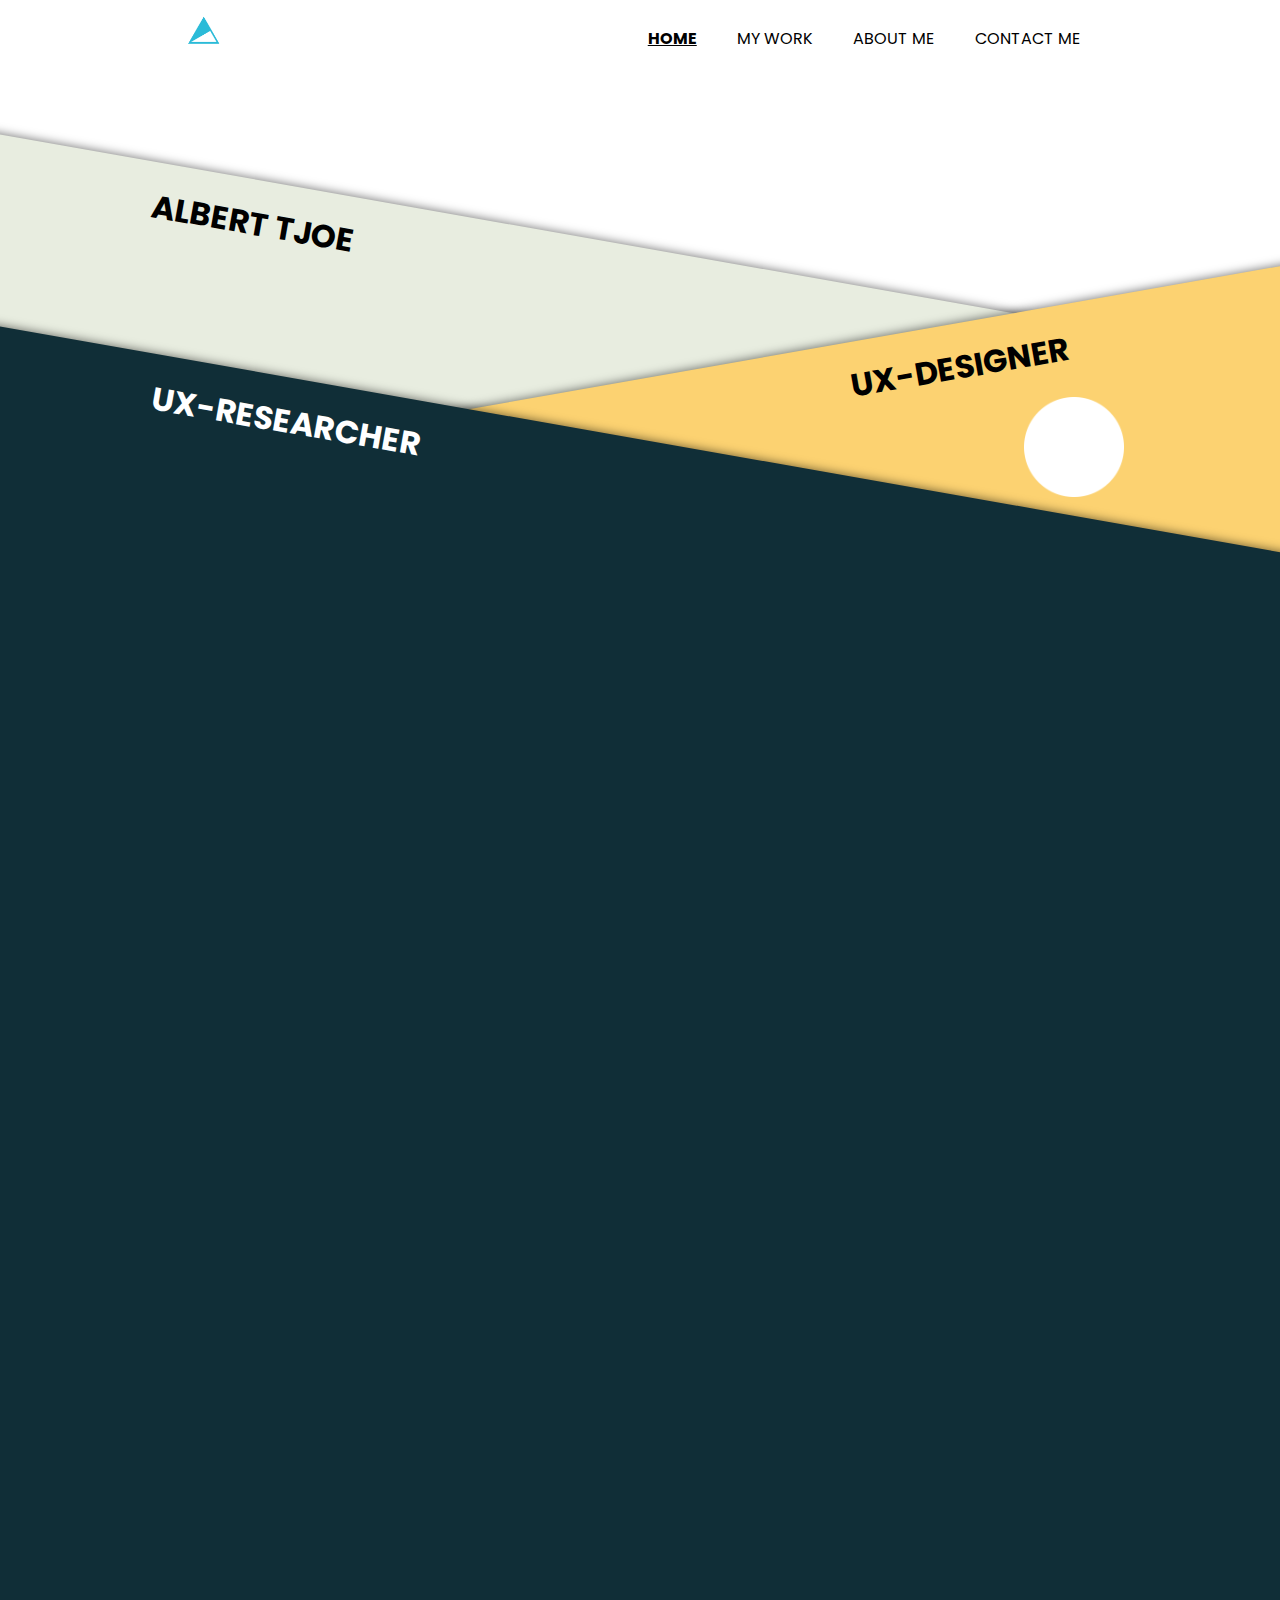
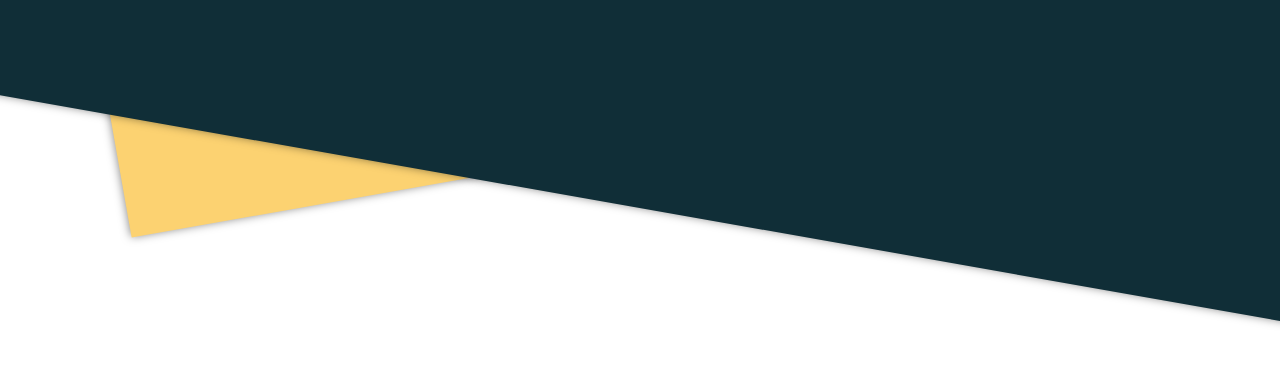
<file: index.html>
<!DOCTYPE html>
<html lang="en" dir="ltr">
  <head>
    <meta charset="utf-8">
    <title>Albert Tjoe</title>
    <link rel="preconnect" href="https://fonts.googleapis.com">
<link rel="preconnect" href="https://fonts.gstatic.com" crossorigin>
<link href="https://fonts.googleapis.com/css2?family=Poppins:wght@400;700&display=swap" rel="stylesheet">
    <link rel="stylesheet" href="css/stylehome.css">
    <link rel="icon" href="favicon.ico">
    <meta name="viewport" content="width=device-width, initial-scale=1, shrink-to-fit=no">
  </head>
  <body>
    <div class="navbar">
      <a href="index.html"><img src="image/logo.png" alt="logo" class="logo"></a>

      <nav>
        <svg class="closenav" width="39" height="39" viewBox="0 0 39 39" fill="none" xmlns="http://www.w3.org/2000/svg">
<path d="M32.5 6.5L6.5 32.5M32.5 32.5L6.5 6.5L32.5 32.5Z" stroke="black" stroke-width="2" stroke-linecap="round"/>
</svg>

        <ul>
          <li><a href="index.html" class="home">HOME</a></li>
          <li><a href="mywork.html" class="work">MY WORK</a></li>
          <li><a href="aboutme.html" class="about">ABOUT ME</a></li>
          <li><a href="contactme.html" class="contact">CONTACT ME</a></li>
        </ul>
      </nav>

      <svg class="hamburger" width="40" height="40" viewBox="0 0 40 40" fill="none" xmlns="http://www.w3.org/2000/svg">
<path d="M4.58834 30H35.4217C35.7382 30.0005 36.0428 30.1211 36.2739 30.3375C36.505 30.5538 36.6454 30.8498 36.6668 31.1656C36.6881 31.4815 36.5889 31.7936 36.389 32.0391C36.1892 32.2846 35.9036 32.4452 35.59 32.4883L35.4217 32.5H4.58834C4.26938 32.5032 3.96124 32.3844 3.72703 32.1679C3.49282 31.9513 3.35025 31.6534 3.32853 31.3352C3.3068 31.017 3.40756 30.7025 3.61016 30.4561C3.81277 30.2097 4.10189 30.0501 4.41834 30.01L4.58834 30H35.4217H4.58834ZM4.58834 19.1717H35.4217C35.7382 19.1722 36.0428 19.2928 36.2739 19.5091C36.505 19.7255 36.6454 20.0214 36.6668 20.3373C36.6881 20.6531 36.5889 20.9653 36.389 21.2108C36.1892 21.4563 35.9036 21.6168 35.59 21.66L35.4217 21.6717H4.58834C4.26938 21.6749 3.96124 21.5561 3.72703 21.3395C3.49282 21.123 3.35025 20.8251 3.32853 20.5069C3.3068 20.1886 3.40756 19.8741 3.61016 19.6278C3.81277 19.3814 4.10189 19.2218 4.41834 19.1817L4.58834 19.1717H35.4217H4.58834ZM4.58667 8.33832H35.42C35.7367 8.33841 36.0416 8.45873 36.273 8.67494C36.5044 8.89115 36.6451 9.18715 36.6667 9.50312C36.6883 9.81909 36.5891 10.1315 36.3893 10.3771C36.1894 10.6228 35.9038 10.7835 35.59 10.8267L35.42 10.8383H4.58667C4.26996 10.8382 3.9651 10.7179 3.73368 10.5017C3.50227 10.2855 3.36155 9.98949 3.33996 9.67352C3.31837 9.35755 3.41753 9.04517 3.61739 8.79949C3.81725 8.55381 4.10292 8.39315 4.41667 8.34999L4.58667 8.33832H35.42H4.58667Z" fill="black"/>
</svg>

    </div>

    <div class="AlbertTjoe">
      <h1><a href="aboutme.html">ALBERT TJOE</a></h1>
    </div>

    <div class="uxdesign">
      <h1><a href="mywork.html">UX-DESIGNER</a></h1>
    </div>

    <img src="image/circle.png" alt="circle" class="circle">

    <div class="frontend">
      <h1><a href="mywork.html" class="whitelink">UX-RESEARCHER</a></h1>
    </div>

    <script>
      const menu = document.querySelector('.hamburger')
      const close = document.querySelector('.closenav')
      const nav = document.querySelector('nav')

      menu.addEventListener('click', () => {
        nav.classList.add('open-nav')
      })

      close.addEventListener('click', () => {
        nav.classList.remove('open-nav')
      })
    </script>
  </body>
</html>
</file>
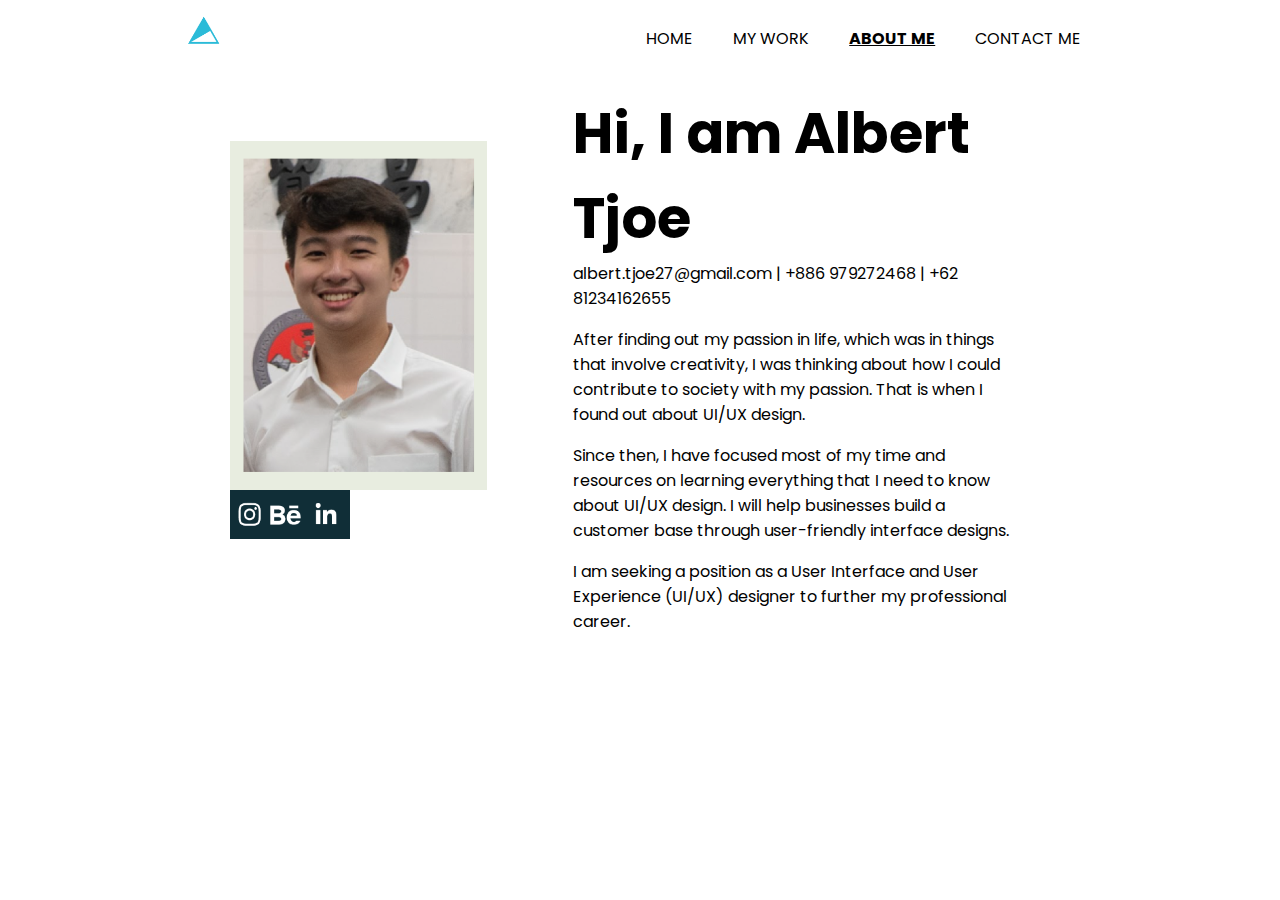
<file: aboutme.html>
<!DOCTYPE html>
<html lang="en" dir="ltr">
  <head>
    <meta charset="utf-8">
    <title>Albert Tjoe</title>
    <link rel="preconnect" href="https://fonts.googleapis.com">
<link rel="preconnect" href="https://fonts.gstatic.com" crossorigin>
<link href="https://fonts.googleapis.com/css2?family=Poppins:wght@400;700&display=swap" rel="stylesheet">
    <link rel="stylesheet" href="css/styleaboutme.css">
    <link rel="icon" href="favicon.ico">
    <meta name="viewport" content="width=device-width, initial-scale=1, shrink-to-fit=no">
  </head>
  <body>
    <div class="navbar">
      <a href="index.html"><img src="image/logo.png" alt="logo" class="logo"></a>

      <nav>
        <svg class="closenav" width="39" height="39" viewBox="0 0 39 39" fill="none" xmlns="http://www.w3.org/2000/svg">
<path d="M32.5 6.5L6.5 32.5M32.5 32.5L6.5 6.5L32.5 32.5Z" stroke="black" stroke-width="2" stroke-linecap="round"/>
</svg>

        <ul>
          <li><a href="index.html" class="home">HOME</a></li>
          <li><a href="mywork.html" class="work">MY WORK</a></li>
          <li><a href="aboutme.html" class="about">ABOUT ME</a></li>
          <li><a href="contactme.html" class="contact">CONTACT ME</a></li>
        </ul>
      </nav>

      <svg class="hamburger" width="40" height="40" viewBox="0 0 40 40" fill="none" xmlns="http://www.w3.org/2000/svg">
<path d="M4.58834 30H35.4217C35.7382 30.0005 36.0428 30.1211 36.2739 30.3375C36.505 30.5538 36.6454 30.8498 36.6668 31.1656C36.6881 31.4815 36.5889 31.7936 36.389 32.0391C36.1892 32.2846 35.9036 32.4452 35.59 32.4883L35.4217 32.5H4.58834C4.26938 32.5032 3.96124 32.3844 3.72703 32.1679C3.49282 31.9513 3.35025 31.6534 3.32853 31.3352C3.3068 31.017 3.40756 30.7025 3.61016 30.4561C3.81277 30.2097 4.10189 30.0501 4.41834 30.01L4.58834 30H35.4217H4.58834ZM4.58834 19.1717H35.4217C35.7382 19.1722 36.0428 19.2928 36.2739 19.5091C36.505 19.7255 36.6454 20.0214 36.6668 20.3373C36.6881 20.6531 36.5889 20.9653 36.389 21.2108C36.1892 21.4563 35.9036 21.6168 35.59 21.66L35.4217 21.6717H4.58834C4.26938 21.6749 3.96124 21.5561 3.72703 21.3395C3.49282 21.123 3.35025 20.8251 3.32853 20.5069C3.3068 20.1886 3.40756 19.8741 3.61016 19.6278C3.81277 19.3814 4.10189 19.2218 4.41834 19.1817L4.58834 19.1717H35.4217H4.58834ZM4.58667 8.33832H35.42C35.7367 8.33841 36.0416 8.45873 36.273 8.67494C36.5044 8.89115 36.6451 9.18715 36.6667 9.50312C36.6883 9.81909 36.5891 10.1315 36.3893 10.3771C36.1894 10.6228 35.9038 10.7835 35.59 10.8267L35.42 10.8383H4.58667C4.26996 10.8382 3.9651 10.7179 3.73368 10.5017C3.50227 10.2855 3.36155 9.98949 3.33996 9.67352C3.31837 9.35755 3.41753 9.04517 3.61739 8.79949C3.81725 8.55381 4.10292 8.39315 4.41667 8.34999L4.58667 8.33832H35.42H4.58667Z" fill="black"/>
</svg>

    </div>



<div class="aboutmeparent">

  <div class="container1">
    <div class="profilepic">
      <img src="image/profilepic.png" alt="profilepic">
      <div class="socialmedia">
        <a href="https://www.instagram.com/tjoealbert/"><img src="image/instagram.png" alt="" class="instagram"></a>
        <a href="#"><img src="image/behance.png" alt="" class="behance"></a>
        <a href="https://www.linkedin.com/in/albert-tjoe-a792b7233/"><img src="image/linkedin.png" alt="" class="linkedin"></a>
      </div>
    </div>
  </div>


  <div class="container2">
    <h1 class="greet">Hi, I am Albert Tjoe</h1>
    <p class="contact">albert.tjoe27@gmail.com | +886 979272468 | +62 81234162655</p>
    <p>After finding out my passion in life, which was in things that involve creativity, I was thinking about how I could contribute to society with my passion. That is when I found out about UI/UX design.</p>
    <p>Since then, I have focused most of my time and resources on learning everything that I need to know about UI/UX design. I will help businesses build a customer base through user-friendly interface designs.</p>
    <p>I am seeking a position as a User Interface and User Experience (UI/UX) designer to further my professional career.</p>
  </div>
</div>

<script>
  const menu = document.querySelector('.hamburger')
  const close = document.querySelector('.closenav')
  const nav = document.querySelector('nav')

  menu.addEventListener('click', () => {
    nav.classList.add('open-nav')
  })

  close.addEventListener('click', () => {
    nav.classList.remove('open-nav')
  })
</script>

  </body>
</html>
</file>
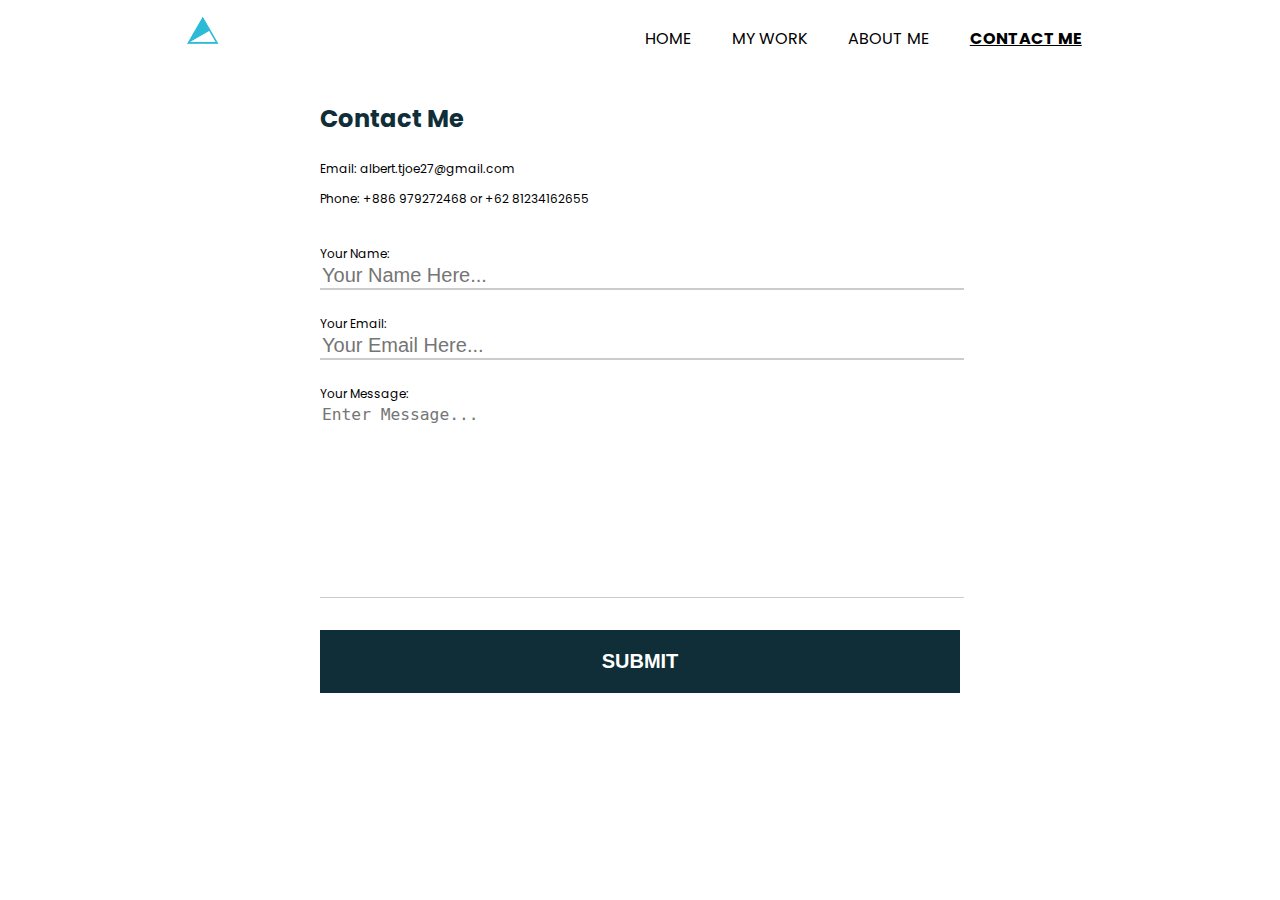
<file: contactme.html>
<!DOCTYPE html>
<html lang="en" dir="ltr">
  <head>
    <meta charset="utf-8">
    <title>Albert Tjoe</title>
    <link rel="preconnect" href="https://fonts.googleapis.com">
<link rel="preconnect" href="https://fonts.gstatic.com" crossorigin>
<link href="https://fonts.googleapis.com/css2?family=Poppins:wght@400;700&display=swap" rel="stylesheet">
    <link rel="stylesheet" href="css/stylecontactme.css">
    <link rel="icon" href="favicon.ico">
    <meta name="viewport" content="width=device-width, initial-scale=1, shrink-to-fit=no">
  </head>
  <body>
    <div class="navbar">
      <a href="index.html"><img src="image/logo.png" alt="logo" class="logo"></a>

      <nav>
        <svg class="closenav" width="39" height="39" viewBox="0 0 39 39" fill="none" xmlns="http://www.w3.org/2000/svg">
<path d="M32.5 6.5L6.5 32.5M32.5 32.5L6.5 6.5L32.5 32.5Z" stroke="black" stroke-width="2" stroke-linecap="round"/>
</svg>

        <ul>
          <li><a href="index.html" class="home">HOME</a></li>
          <li><a href="mywork.html" class="work">MY WORK</a></li>
          <li><a href="aboutme.html" class="about">ABOUT ME</a></li>
          <li><a href="contactme.html" class="contact">CONTACT ME</a></li>
        </ul>
      </nav>

      <svg class="hamburger" width="40" height="40" viewBox="0 0 40 40" fill="none" xmlns="http://www.w3.org/2000/svg">
<path d="M4.58834 30H35.4217C35.7382 30.0005 36.0428 30.1211 36.2739 30.3375C36.505 30.5538 36.6454 30.8498 36.6668 31.1656C36.6881 31.4815 36.5889 31.7936 36.389 32.0391C36.1892 32.2846 35.9036 32.4452 35.59 32.4883L35.4217 32.5H4.58834C4.26938 32.5032 3.96124 32.3844 3.72703 32.1679C3.49282 31.9513 3.35025 31.6534 3.32853 31.3352C3.3068 31.017 3.40756 30.7025 3.61016 30.4561C3.81277 30.2097 4.10189 30.0501 4.41834 30.01L4.58834 30H35.4217H4.58834ZM4.58834 19.1717H35.4217C35.7382 19.1722 36.0428 19.2928 36.2739 19.5091C36.505 19.7255 36.6454 20.0214 36.6668 20.3373C36.6881 20.6531 36.5889 20.9653 36.389 21.2108C36.1892 21.4563 35.9036 21.6168 35.59 21.66L35.4217 21.6717H4.58834C4.26938 21.6749 3.96124 21.5561 3.72703 21.3395C3.49282 21.123 3.35025 20.8251 3.32853 20.5069C3.3068 20.1886 3.40756 19.8741 3.61016 19.6278C3.81277 19.3814 4.10189 19.2218 4.41834 19.1817L4.58834 19.1717H35.4217H4.58834ZM4.58667 8.33832H35.42C35.7367 8.33841 36.0416 8.45873 36.273 8.67494C36.5044 8.89115 36.6451 9.18715 36.6667 9.50312C36.6883 9.81909 36.5891 10.1315 36.3893 10.3771C36.1894 10.6228 35.9038 10.7835 35.59 10.8267L35.42 10.8383H4.58667C4.26996 10.8382 3.9651 10.7179 3.73368 10.5017C3.50227 10.2855 3.36155 9.98949 3.33996 9.67352C3.31837 9.35755 3.41753 9.04517 3.61739 8.79949C3.81725 8.55381 4.10292 8.39315 4.41667 8.34999L4.58667 8.33832H35.42H4.58667Z" fill="black"/>
</svg>

    </div>
<div class="container">
    <h3>Contact Me</h3>
    <p>Email: albert.tjoe27@gmail.com</p>
    <p>Phone: +886 979272468 or +62 81234162655</p>
<br>
  <form class="" action="mailto:albert.tjoe27@gmail.com" method="post" enctype="text/plain">
    <div class="YourName">
      <label>Your Name:</label>
      <input type="text" name="YourName" value="" placeholder="Your Name Here...">
    </div>
    <br>
    <div class="YourEmail">
      <label for="">Your Email:</label>
      <input type="email" name="YourEmail" value="" placeholder="Your Email Here...">
    </div>
    <br>
    <div class="YourMessage">
      <label for="">Your Message:</label>
      <textarea name="YourMessage" rows="10" cols="30" placeholder="Enter Message..."></textarea>
    </div>
    <br>
    <div class="submit">
        <input type="submit" name="" value="SUBMIT" class="button">
    </div>
  </form>
</div>

<script>
  const menu = document.querySelector('.hamburger')
  const close = document.querySelector('.closenav')
  const nav = document.querySelector('nav')

  menu.addEventListener('click', () => {
    nav.classList.add('open-nav')
  })

  close.addEventListener('click', () => {
    nav.classList.remove('open-nav')
  })
</script>

  </body>
</html>
</file>
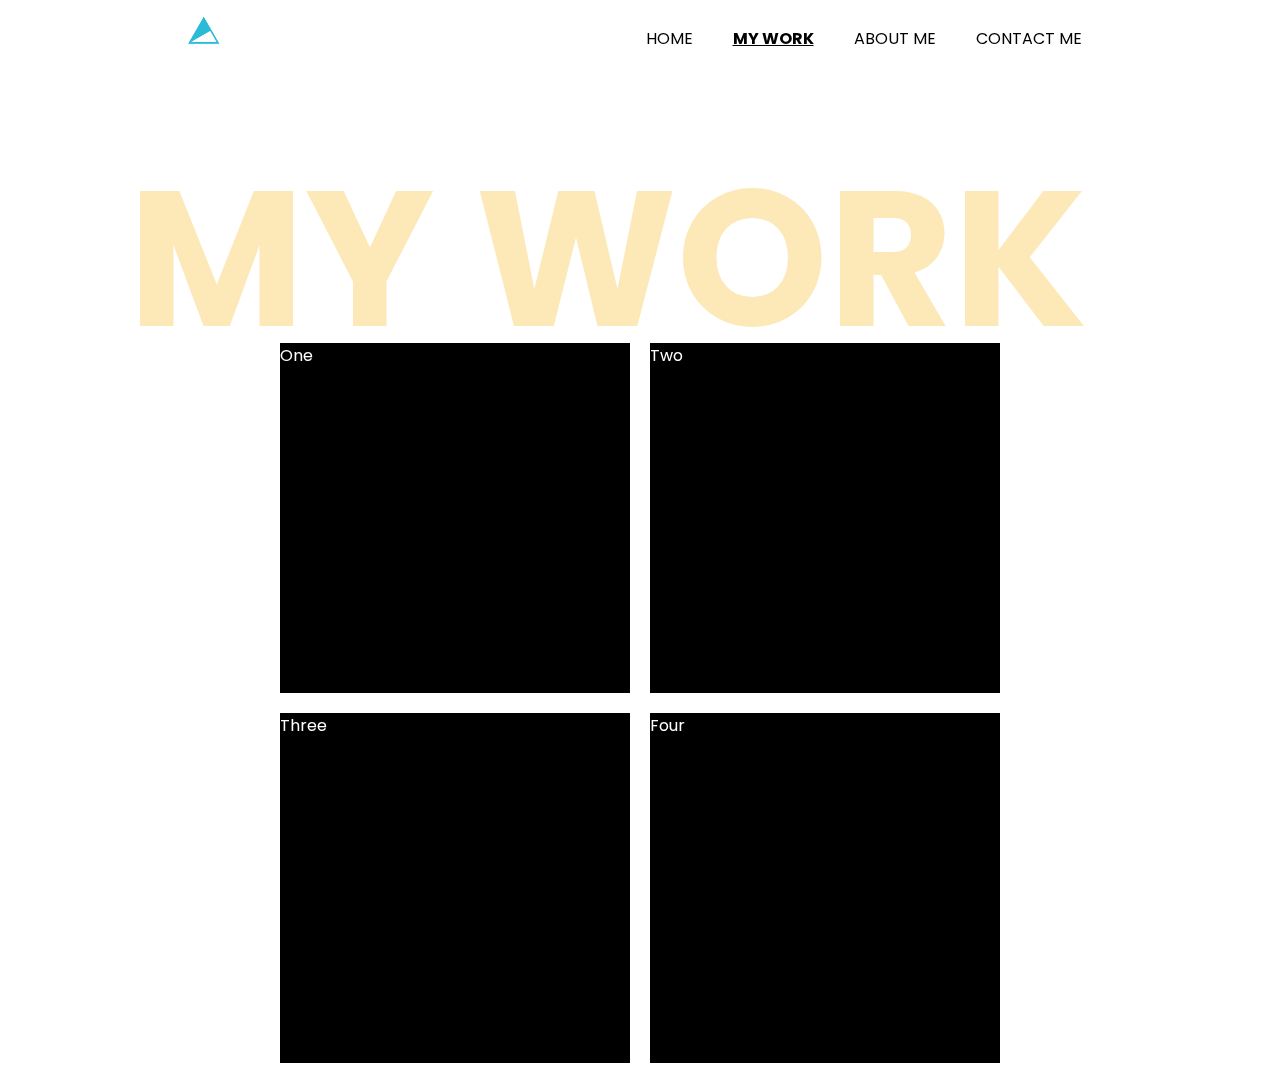
<file: mywork.html>
<!DOCTYPE html>
<html lang="en" dir="ltr">
  <head>
    <meta charset="utf-8">
    <title>Albert Tjoe</title>
    <link rel="preconnect" href="https://fonts.googleapis.com">
<link rel="preconnect" href="https://fonts.gstatic.com" crossorigin>
<link href="https://fonts.googleapis.com/css2?family=Poppins:wght@400;700&display=swap" rel="stylesheet">
    <link rel="stylesheet" href="css/stylemywork.css">
    <link rel="icon" href="favicon.ico">
    <meta name="viewport" content="width=device-width, initial-scale=1, shrink-to-fit=no">
  </head>
  <body>
    <div class="navbar">
      <a href="index.html"><img src="image/logo.png" alt="logo" class="logo"></a>

      <nav>
        <svg class="closenav" width="39" height="39" viewBox="0 0 39 39" fill="none" xmlns="http://www.w3.org/2000/svg">
<path d="M32.5 6.5L6.5 32.5M32.5 32.5L6.5 6.5L32.5 32.5Z" stroke="black" stroke-width="2" stroke-linecap="round"/>
</svg>

        <ul>
          <li><a href="index.html" class="home">HOME</a></li>
          <li><a href="mywork.html" class="work">MY WORK</a></li>
          <li><a href="aboutme.html" class="about">ABOUT ME</a></li>
          <li><a href="contactme.html" class="contact">CONTACT ME</a></li>
        </ul>
      </nav>

      <svg class="hamburger" width="40" height="40" viewBox="0 0 40 40" fill="none" xmlns="http://www.w3.org/2000/svg">
<path d="M4.58834 30H35.4217C35.7382 30.0005 36.0428 30.1211 36.2739 30.3375C36.505 30.5538 36.6454 30.8498 36.6668 31.1656C36.6881 31.4815 36.5889 31.7936 36.389 32.0391C36.1892 32.2846 35.9036 32.4452 35.59 32.4883L35.4217 32.5H4.58834C4.26938 32.5032 3.96124 32.3844 3.72703 32.1679C3.49282 31.9513 3.35025 31.6534 3.32853 31.3352C3.3068 31.017 3.40756 30.7025 3.61016 30.4561C3.81277 30.2097 4.10189 30.0501 4.41834 30.01L4.58834 30H35.4217H4.58834ZM4.58834 19.1717H35.4217C35.7382 19.1722 36.0428 19.2928 36.2739 19.5091C36.505 19.7255 36.6454 20.0214 36.6668 20.3373C36.6881 20.6531 36.5889 20.9653 36.389 21.2108C36.1892 21.4563 35.9036 21.6168 35.59 21.66L35.4217 21.6717H4.58834C4.26938 21.6749 3.96124 21.5561 3.72703 21.3395C3.49282 21.123 3.35025 20.8251 3.32853 20.5069C3.3068 20.1886 3.40756 19.8741 3.61016 19.6278C3.81277 19.3814 4.10189 19.2218 4.41834 19.1817L4.58834 19.1717H35.4217H4.58834ZM4.58667 8.33832H35.42C35.7367 8.33841 36.0416 8.45873 36.273 8.67494C36.5044 8.89115 36.6451 9.18715 36.6667 9.50312C36.6883 9.81909 36.5891 10.1315 36.3893 10.3771C36.1894 10.6228 35.9038 10.7835 35.59 10.8267L35.42 10.8383H4.58667C4.26996 10.8382 3.9651 10.7179 3.73368 10.5017C3.50227 10.2855 3.36155 9.98949 3.33996 9.67352C3.31837 9.35755 3.41753 9.04517 3.61739 8.79949C3.81725 8.55381 4.10292 8.39315 4.41667 8.34999L4.58667 8.33832H35.42H4.58667Z" fill="black"/>
</svg>

    </div>

    <div class="mywork">
      <p>MY WORK</p>
    </div>
<div class="container">
  <div class="thumbnail">One</div>
  <div class="thumbnail">Two</div>
  <div class="thumbnail">Three</div>
  <div class="thumbnail">Four</div>
</div>

<script>
  const menu = document.querySelector('.hamburger')
  const close = document.querySelector('.closenav')
  const nav = document.querySelector('nav')

  menu.addEventListener('click', () => {
    nav.classList.add('open-nav')
  })

  close.addEventListener('click', () => {
    nav.classList.remove('open-nav')
  })
</script>


  </body>
</html>
</file>
<file: css/stylehome.css>
body{
  margin:0;
  font-family: 'Poppins';
  overflow: hidden;
  overflow-x:hidden;
}

.home{
  font-weight: bold;
  text-decoration: underline;
}

.AlbertTjoe{
  background-color: #e8ede0;
  position:absolute;
  z-index: 1;
  width: 150%;
  padding-bottom: 100%;
  transform: rotate(10deg);
  margin-top: 15%;
  margin-left: -20%;
  padding-top: 20px;
  box-shadow: 0 -1px 10px rgba(0,0,0,0.5);
  animation: AlbertTjoeLoad 1.5s forwards;
}

.AlbertTjoe a{
  margin-left: 15%;
}

.uxdesign{
  background-color:#FCD271;
  position: absolute;
  z-index: 5;
  width: 150%;
  margin-top: 20%;
  transform: rotate(-10deg);
  padding-bottom: 100%;
  padding-top: 20px;
  box-shadow: 0 -1px 10px rgba(0,0,0,0.5);
  animation: uxdesignLoad 1s forwards;
}

.uxdesign a{
  padding-left: 50%;
}

.circle{
  z-index: 6;
  position: absolute;
  margin-left: 80%;
  margin-top: 25%;
  height: 100px;
  width: 100px;
}

.frontend{
  background-color: #102E37;
  position: absolute;
  z-index: 10;
  width: 150%;
  margin-top: 30%;
  margin-left: -20%;
  padding-bottom: 100%;
  padding-top: 20px;
  transform: rotate(10deg);
  box-shadow: 0 -1px 10px rgba(0,0,0,0.5);
  animation: frontendLoad .5s forwards;
}

.frontend a{
  padding-left: 15%;
  font-size: 100%;
}

a{
  text-decoration: none;
  color: #000000;
}

.whitelink{
  color: #FFFFFF;
}

ul{
  list-style: none;
  display: flex;
}

ul li{
  padding: 10px 20px;
}

.navbar{
  background-color: #ffffff;
  display: flex;
  justify-content: space-around;
  align-items: center;
}

.logo{
  height: 50px;
  width: 50px;
}

h1{
  margin:0;
}

.hamburger{
  display: none;
}

.closenav{
  display: none;
}

.open-nav{
  transform: translateX(0%);
}

@media only screen and (max-width: 1105px){

.circle{
  height: 70px;
  width: 70px;
}

}

@media only screen and (max-width: 800px){
  nav{
    position: fixed;
    top: 0;
    right: 0;
    z-index: 999;
    background: white;
    box-shadow: 0 -1px 10px rgba(0,0,0,0.5);
    width: 40%;
    height: 100vh;
    transform: translateX(100%);
    transition: transform .5s ease-in-out;

  }
  .hamburger{
    display: inline-block;
    width: 25px;
  }
  .closenav{
    display: block;
    float: right;
    width: 2em;
    margin-right: 10%;
    margin-top: 10px;
  }
  .home{
    text-decoration:none;
    font-weight: normal;
  }
  ul{
    display: block;
    margin-top: 20%;
  }
  li{
    font-size: 1em;
    padding: 20px 5px;
  }
  .AlbertTjoe{
    transform: none;
    margin-top: 80px;
  }
  .AlbertTjoe a{
    font-size: 85%;
  }
  .uxdesign{
    transform:none;
    margin-top: 155px;
  }
  .uxdesign a{
    padding: 1.5%;
    font-size: 85%;
  }
  .frontend{
    transform: none;
    margin-top: 230px;
  }
  .frontend a{
    font-size: 85%;
  }
  .circle{
    z-index: 11;
    width: 75px;
    height: auto;
    margin-left: 80%;
    margin-top: 55%;
  }

}

@keyframes AlbertTjoeLoad {
  from{
    transform: translateY(100%);
  }
  to{
    transform-origin: center;
  }
}

@keyframes uxdesignLoad {
  from{
    transform: translateY(100%);
  }
  to{
    transform-origin: center;
  }
}

@keyframes frontendLoad {
  from{
    transform: translateY(100%);
  }
  to{
    transform-origin: center;
  }
}
</file>
<file: css/styleaboutme.css>
body{
  margin:0;
  font-family: 'poppins';
}

.about{
  font-weight: bold;
  text-decoration: underline;
}

a{
  text-decoration: none;
  color: #000000;
}

.whitelink{
  color: #FFFFFF;
}

ul{
  list-style: none;
  display: flex;
}

ul li{
  padding: 10px 20px;
}

.navbar{
  background-color: #ffffff;
  display: flex;
  justify-content: space-around;
  align-items: center;
}

.logo{
  height: 50px;
  width: 50px;
}


.aboutmeparent{
  margin: 5% 15%;
  display: flex;
  width: 70%;
  flex-wrap:wrap;

}

.profilepic{
  display: inline-block;
  padding-left:10%;
}

.profilepic img{
  max-width: 75%;
  height: auto;
  position: relative;
  display: block;

}

.container1{
  animation: container1Load 1s forwards;
}

.container2{
  display: inline-block;
  width: 50%;
  position: relative;
  bottom:50px;
  animation: container2Load 1s forwards;
}

.socialmedia{
  background-color: #102e37;
  display: flex;
  padding-left: 2%;
  margin-right:65%;
  padding-top: 9px;
  padding-bottom: 9px;
}

.instagram{
  padding-top: 10%;
}

.greet{
  margin: 0;
  font-size: 350%;
}

.contact{
  margin-top:0;
}

.hamburger{
  display: none;
}

.closenav{
  display: none;
}

.open-nav{
  transform: translateX(0%);
}


@media only screen and (max-width:1105px){

.profilepic{
  max-width: 75%;
}

.greet{
  font-size: 250%;
}

p{
  font-size:.75em;
}

.aboutmeparent{
  width:80%;
  margin-left: 10%;
  margin-right: 10%;
}

.container2{
  bottom:0;
}
}

@media only screen and (max-width:968px){

.aboutmeparent{
  align-content: center;
  justify-content: center;
  width: 90%;
  margin-left: 5%;
  margin-right: 5%;
}

.container1{
  justify-content: center;
  align-content:center;
  margin-left:100px;
}

}

@media only screen and (max-width: 800px){
  nav{
    position: fixed;
    top: 0;
    right: 0;
    z-index: 999;
    background: white;
    box-shadow: 0 -1px 10px rgba(0,0,0,0.5);
    width: 50%;
    height: 100vh;
    transform: translateX(100%);
    transition: transform .5s ease-in-out;
  }
  .hamburger{
    display: inline-block;
    width: 25px;
  }
  .closenav{
    display: block;
    float: right;
    width: 2em;
    margin-right: 10%;
    margin-top: 10px;
  }
  .about{
    text-decoration:none;
    font-weight: normal;
  }
  ul{
    display: block;
    margin-top: 20%;
  }
  li{
    font-size: 1em;
    padding: 20px 5px;
  }
  .greet{
    font-size: 150%;
  }
}

@keyframes container1Load {
  from{
    transform: translateX(-100%);
  }
  to{
    transform-origin: center;
  }
}

@keyframes container2Load {
  from{
    transform: translateX(100%);
  }
  to{
    transform-origin: center;
  }
}
</file>
<file: css/stylecontactme.css>
body{
  margin:0;
  font-family: 'poppins';
  overflow-x: hidden;
  height: 100vh;
  justify-content: center;
  align-items: center;
}

.contact{
  text-decoration: underline;
  font-weight: bold;
}

a{
  text-decoration: none;
  color: #000000;
}

.whitelink{
  color: #FFFFFF;
}

ul{
  list-style: none;
  display: flex;
}

ul li{
  padding: 10px 20px;
}

.navbar{
  background-color: #ffffff;
  display: flex;
  justify-content: space-around;
  align-items: center;
}

.logo{
  height: 50px;
  width: 50px;
}

.container{
  width: 50%;
  margin:0 25% 0 25%;
  animation: containerLoad 1s forwards;
}

label{
  display: block;
  font-size: .75em;
}

input{
  width: 100%;
  border-radius: 0;
  box-shadow: none;
  border-color: #ccc;
  border-style: none none solid none;
  font-size: 1.25em;
}

textarea{
  width: 100%;
  resize: none;
  font-size: 1.25em;
  border-radius: 0;
  box-shadow: none;
  border-color: #ccc;
  border-style: none none solid none;
}

h3{
  font-weight: bold;
  color: #102E37;
  font-size: 1.5em;
}

p{
  font-size:.75em;
  display: flex;
}

.button{
  background-color: #102E37;
  border-radius: 0;
  font-weight: bold;
  color: white;
  box-shadow: none;
  border-style: none;
  padding: 20px;
}

.hamburger{
  display: none;
}

.closenav{
  display: none;
}

.open-nav{
  transform: translateX(0%);
}


@media only screen and (max-width: 800px){
  nav{
    position: fixed;
    top: 0;
    right: 0;
    z-index: 999;
    background: white;
    box-shadow: 0 -1px 10px rgba(0,0,0,0.5);
    width: 50%;
    height: 100vh;
    transform: translateX(100%);
    transition: transform .5s ease-in-out;
  }
  .hamburger{
    display: inline-block;
    width: 25px;
  }
  .closenav{
    display: block;
    float: right;
    width: 2em;
    margin-right: 10%;
    margin-top: 10px;
  }
  .contact{
    text-decoration:none;
    font-weight: normal;
  }
  ul{
    display: block;
    margin-top: 20%;
  }
  li{
    font-size: 1em;
    padding: 20px 5px;
  }
}

@keyframes containerLoad {
  from{
    transform: translateY(100%);
  }
  to{
    transform-origin: center;
  }

}
</file>
<file: css/stylemywork.css>
body{
  margin:0;
  font-family: 'poppins';
}

.work{
  text-decoration: underline;
  font-weight: bold;
}

.open-nav{
  transform: translateX(0%);
}


a{
  text-decoration: none;
  color: #000000;
}

.whitelink{
  color: #FFFFFF;
}

ul{
  list-style: none;
  display: flex;
}

ul li{
  padding: 10px 20px;
}

.navbar{
  background-color: #ffffff;
  display: flex;
  justify-content: space-around;
  align-items: center;
}

.logo{
  height: 50px;
  width: 50px;
}

.container{
  display: flex;
  width: 70%;
  margin: 20% 15% 0 15%;
  flex-wrap:wrap;
  justify-content: center;
  align-content: flex-start;
  animation: containerLoad 1s forwards;
}

.thumbnail{
  color: white;
  background-color: black;
  width: 350px;
  height: 350px;
  margin:10px;
}

.mywork p{
  font-weight: bold;
  margin: 3% 10%;
  font-size: 15vw;
  position: fixed;
  color: #FCD27180;
  z-index: -1;
}

.hamburger{
  display: none;
}

.closenav{
  display: none;
}

@media only screen and (max-width: 800px){
  nav{
    position: fixed;
    top: 0;
    right: 0;
    z-index: 999;
    background: white;
    box-shadow: 0 -1px 10px rgba(0,0,0,0.5);
    width: 50%;
    height: 100vh;
    transform: translateX(100%);
    transition: transform .5s ease-in-out;
  }
  .hamburger{
    display: inline-block;
    width: 25px;
  }
  .closenav{
    display: block;
    float: right;
    width: 2em;
    margin-right: 10%;
    margin-top: 10px;
  }
  .work{
    text-decoration:none;
    font-weight: normal;
  }
  ul{
    display: block;
    margin-top: 20%;
  }
  li{
    font-size: 1em;
    padding: 20px 5px;
  }
}

@keyframes containerLoad {
  from{transform: translateY(100%);}
  to{transform-origin: center;}
}
</file>
